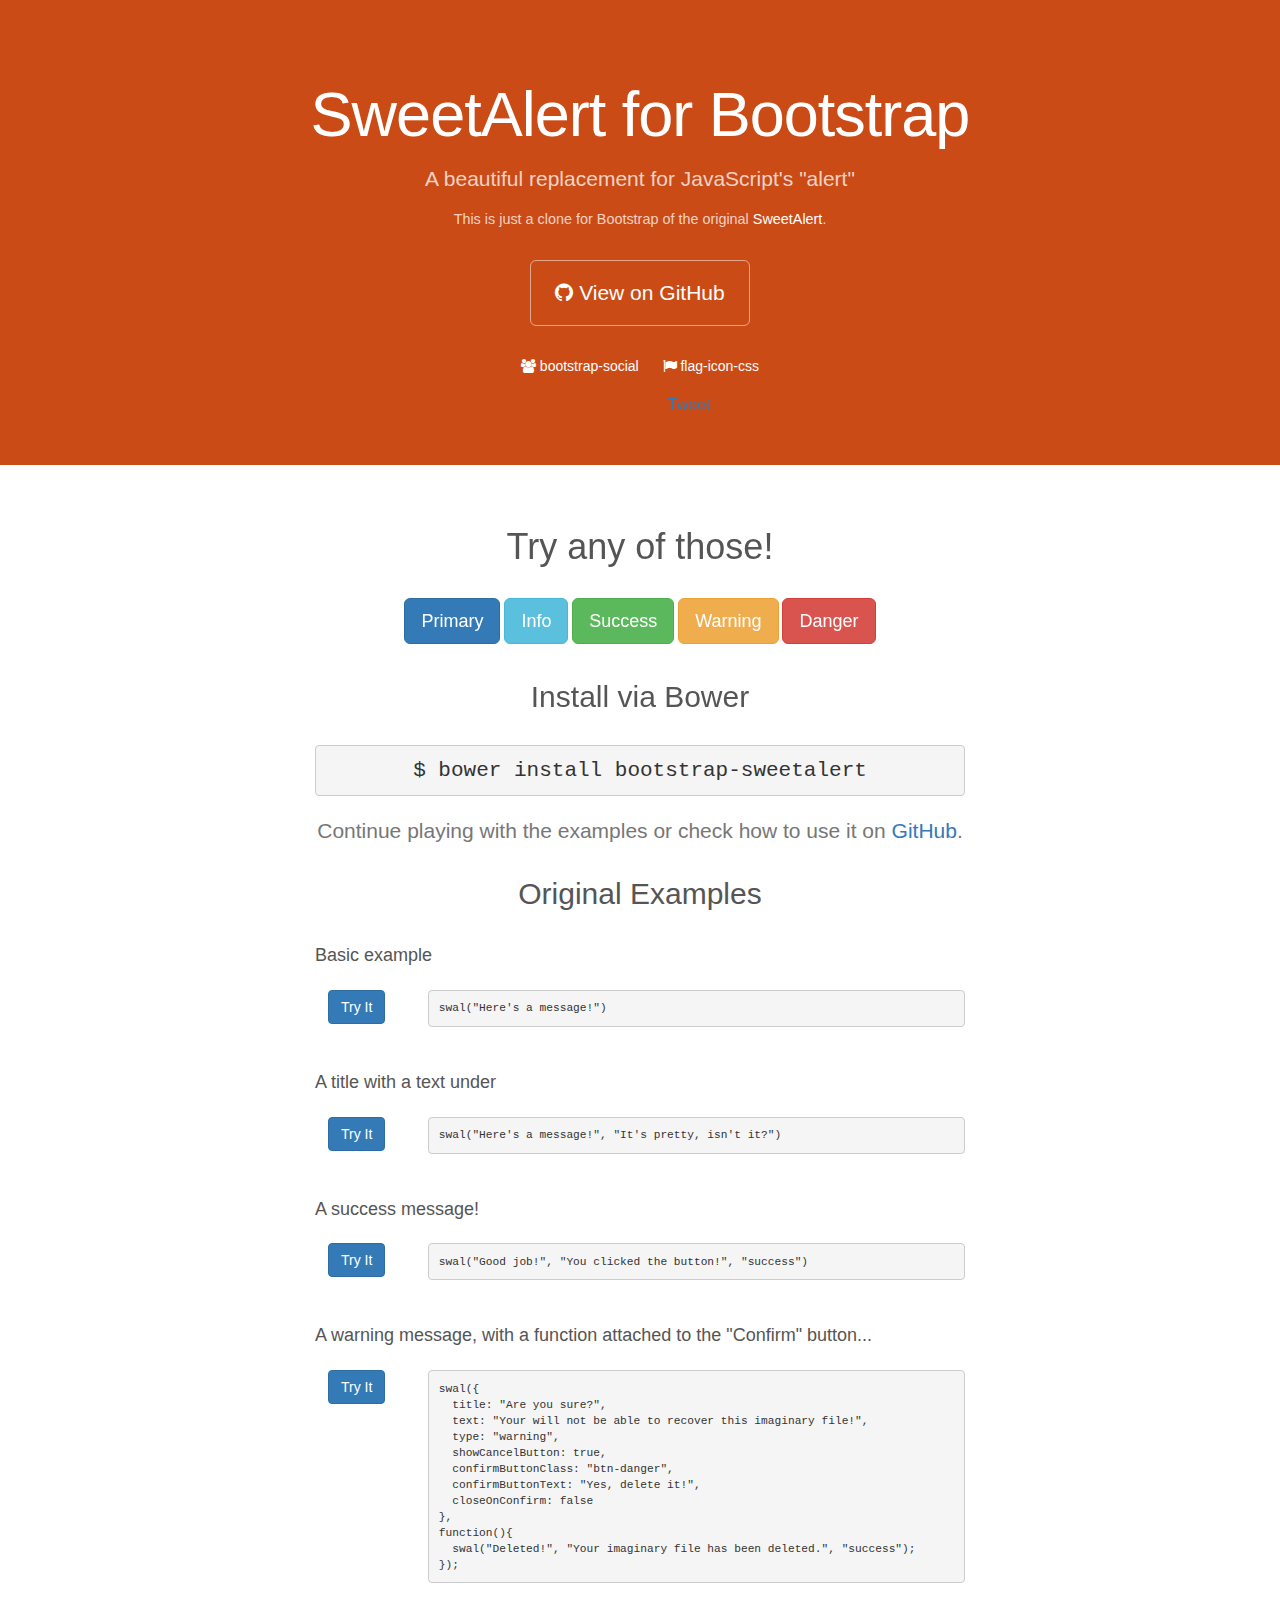
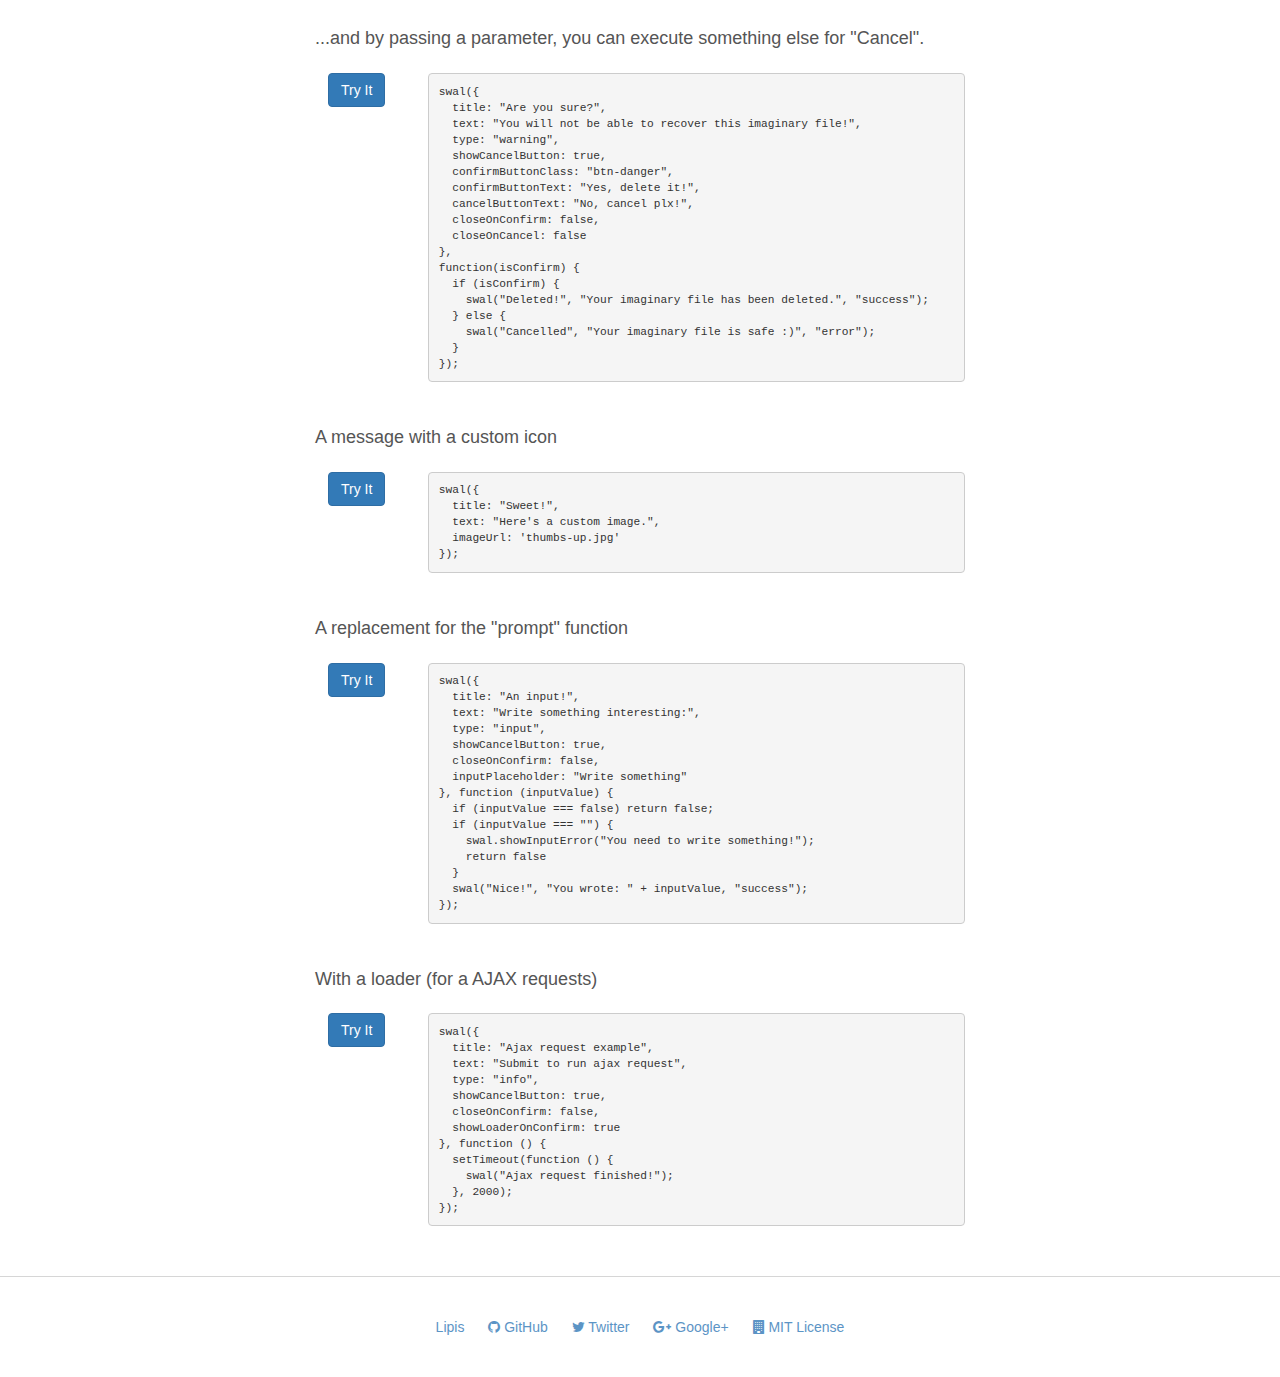
<file: bootstrap-sweetalert-master/index.html>
<!DOCTYPE html>
<html lang="en">
  <head>
    <meta charset="utf-8">
    <meta http-equiv="X-UA-Compatible" content="IE=edge">
    <meta name="viewport" content="width=device-width, initial-scale=1">

    <meta property="og:title" content="Social Buttons for Bootstrap" />
    <meta property="og:description" content="A beautiful replacement for JavaScript's 'alert' for Bootstrap" />
    <meta property="og:type" content="website" />
    <meta property="og:url" content="http://lipis.github.io/bootstrap-sweetalert/" />
    <meta property="og:image" content="http://lipis.github.io/bootstrap-social/assets/bootstrap-sweetalert.png" />

    <title>SweetAlert for Bootstrap</title>

    <link href="//maxcdn.bootstrapcdn.com/bootstrap/3.2.0/css/bootstrap.min.css" rel="stylesheet">
    <link href="//maxcdn.bootstrapcdn.com/font-awesome/4.2.0/css/font-awesome.min.css" rel="stylesheet">
    <script src="//code.jquery.com/jquery-2.1.1.js"></script>
    <link href="assets/docs.css" rel="stylesheet">

    <!-- Debug -->
    <script src="//localhost:32123/livereload.js"></script>

    <!-- This is what you need -->
    <script src="dist/sweetalert.js"></script>
    <link rel="stylesheet" href="dist/sweetalert.css">
    <!--.......................-->

    <script>
      (function(i,s,o,g,r,a,m){i['GoogleAnalyticsObject']=r;i[r]=i[r]||function(){
      (i[r].q=i[r].q||[]).push(arguments)},i[r].l=1*new Date();a=s.createElement(o),
      m=s.getElementsByTagName(o)[0];a.async=1;a.src=g;m.parentNode.insertBefore(a,m)
      })(window,document,'script','//www.google-analytics.com/analytics.js','ga');
      ga('create', 'UA-42119746-3', 'auto');
      ga('send', 'pageview');
    </script>
  </head>

  <body>
    <div class="jumbotron">
      <h1>SweetAlert for Bootstrap</h1>
      <p>A beautiful replacement for JavaScript's "alert"</p>
      <p class="small">
        This is just a clone for Bootstrap of the original
        <a href="http://tristanedwards.me/sweetalert" target="_blank" onclick="_gaq.push(['_trackEvent', 'exit', 'header', 'Original']);">SweetAlert</a>.
      </p>
      <p>
        <a class="btn btn-outline btn-lg" href="https://github.com/lipis/sweetalert" onclick="_gaq.push(['_trackEvent', 'exit', 'main', 'GitHub']);">
          <span class="fa fa-github"></span>
          View on GitHub
        </a>
      </p>
      <ul class="jumbotron-links">
        <li><a href="http://lipis.github.io/bootstrap-social" onclick="_gaq.push(['_trackEvent', 'exit', 'header', 'bootstrap-social']);"><i class="fa fa-group"></i> bootstrap-social</a></li>
        <li><a href="http://lipis.github.io/flag-icon-css"  onclick="_gaq.push(['_trackEvent', 'exit', 'header', 'flag-icon-css']);"><i class="fa fa-flag"></i> flag-icon-css</a></li>
      </ul>

      <iframe src="http://ghbtns.com/github-btn.html?user=lipis&amp;repo=bootstrap-sweetalert&amp;type=watch&amp;count=true" class="social-share"></iframe>
      <a href="https://twitter.com/share" class="social-share twitter-share-button" data-url="http://lipis.github.io/bootstrap-sweetalert/" data-text="SweetAlert for Bootstrap! A beautiful replacement for JavaScript's 'alert'." data-via="lipis" data-hashtags="bootstrap">Tweet</a>
    </div>

    <div class="container">

      <h1>Try any of those!</h1>
      <div class="examples">
        <button class="btn btn-lg btn-primary sweet-10" onclick="_gaq.push(['_trackEvent', 'example, 'try', 'Primary']);">Primary</button>
        <button class="btn btn-lg btn-info sweet-11" onclick="_gaq.push(['_trackEvent', 'example, 'try', 'Info']);">Info</button>
        <button class="btn btn-lg btn-success sweet-12" onclick="_gaq.push(['_trackEvent', 'example, 'try', 'Success']);">Success</button>
        <button class="btn btn-lg btn-warning sweet-13" onclick="_gaq.push(['_trackEvent', 'example, 'try', 'Warning']);">Warning</button>
        <button class="btn btn-lg btn-danger sweet-14" onclick="_gaq.push(['_trackEvent', 'example, 'try', 'Danger']);">Danger</button>
      </div>


      <h2>Install via Bower</h2>

      <pre class="text-center lead">$ bower install bootstrap-sweetalert</pre>

      <p class="text-muted text-center lead">
        Continue playing with the examples or check how to use it on
        <a href="https://github.com/lipis/bootstrap-sweetalert#sweetalert-for-bootstrap">GitHub</a>.
      </p>

      <h2>Original Examples</h2>

      <h4>Basic example</h4>
      <div class="row">
        <div class="col-sm-2 text-center">
          <p><button class="btn btn-primary sweet-1" onclick="_gaq.push(['_trackEvent', 'example', 'try', 'sweet-1']);">Try It</button></p>
        </div>
        <div class="col-sm-10">
          <pre class="code">swal("Here's a message!")</pre>
        </div>
      </div>

      <h4>A title with a text under</h4>
      <div class="row">
        <div class="col-sm-2 text-center">
          <p><button class="btn btn-primary sweet-2" onclick="_gaq.push(['_trackEvent', 'example', 'try', 'sweet-2']);">Try It</button></p>
        </div>
        <div class="col-sm-10">
          <pre>swal("Here's a message!", "It's pretty, isn't it?")</pre>
        </div>
      </div>

      <h4>A success message!</h4>
      <div class="row">
        <div class="col-sm-2 text-center">
          <p><button class="btn btn-primary sweet-3" onclick="_gaq.push(['_trackEvent', 'example', 'try', 'sweet-3']);">Try It</button></p>
        </div>
        <div class="col-sm-10">
          <pre>swal("Good job!", "You clicked the button!", "success")</pre>
        </div>
      </div>

      <h4>A warning message, with a function attached to the "Confirm" button...</h4>
      <div class="row">
        <div class="col-sm-2 text-center">
          <p><button class="btn btn-primary sweet-4" onclick="_gaq.push(['_trackEvent', 'example', 'try', 'sweet-4']);">Try It</button></p>
        </div>
        <div class="col-sm-10">
          <pre>
swal({
  title: "Are you sure?",
  text: "Your will not be able to recover this imaginary file!",
  type: "warning",
  showCancelButton: true,
  confirmButtonClass: "btn-danger",
  confirmButtonText: "Yes, delete it!",
  closeOnConfirm: false
},
function(){
  swal("Deleted!", "Your imaginary file has been deleted.", "success");
});</pre>
        </div>
      </div>

      <h4>...and by passing a parameter, you can execute something else for "Cancel".</h4>
      <div class="row">
        <div class="col-sm-2 text-center">
          <p><button class="btn btn-primary sweet-5" onclick="_gaq.push(['_trackEvent', 'example', 'try', 'sweet-5']);">Try It</button></p>
        </div>
        <div class="col-sm-10">
          <pre>
swal({
  title: "Are you sure?",
  text: "You will not be able to recover this imaginary file!",
  type: "warning",
  showCancelButton: true,
  confirmButtonClass: "btn-danger",
  confirmButtonText: "Yes, delete it!",
  cancelButtonText: "No, cancel plx!",
  closeOnConfirm: false,
  closeOnCancel: false
},
function(isConfirm) {
  if (isConfirm) {
    swal("Deleted!", "Your imaginary file has been deleted.", "success");
  } else {
    swal("Cancelled", "Your imaginary file is safe :)", "error");
  }
});</pre>
        </div>
      </div>

      <h4>A message with a custom icon</h4>
      <div class="row">
        <div class="col-sm-2 text-center">
          <p><button class="btn btn-primary sweet-6" onclick="_gaq.push(['_trackEvent', 'exit', 'footer', 'Lipis']);">Try It</button></p>
        </div>
        <div class="col-sm-10">
          <pre>
swal({
  title: "Sweet!",
  text: "Here's a custom image.",
  imageUrl: 'thumbs-up.jpg'
});</pre>
        </div>
      </div>

      <h4>A replacement for the "prompt" function</h4>
      <div class="row">
        <div class="col-sm-2 text-center">
          <p><button class="btn btn-primary sweet-7" onclick="_gaq.push(['_trackEvent', 'exit', 'footer', 'Lipis']);">Try It</button></p>
        </div>
        <div class="col-sm-10">
          <pre>
swal({
  title: "An input!",
  text: "Write something interesting:",
  type: "input",
  showCancelButton: true,
  closeOnConfirm: false,
  inputPlaceholder: "Write something"
}, function (inputValue) {
  if (inputValue === false) return false;
  if (inputValue === "") {
    swal.showInputError("You need to write something!");
    return false
  }
  swal("Nice!", "You wrote: " + inputValue, "success");
});</pre>
        </div>
      </div>

      <h4>With a loader (for a AJAX requests)</h4>
      <div class="row">
        <div class="col-sm-2 text-center">
          <p><button class="btn btn-primary sweet-8" onclick="_gaq.push(['_trackEvent', 'exit', 'footer', 'Lipis']);">Try It</button></p>
        </div>
        <div class="col-sm-10">
          <pre>
swal({
  title: "Ajax request example",
  text: "Submit to run ajax request",
  type: "info",
  showCancelButton: true,
  closeOnConfirm: false,
  showLoaderOnConfirm: true
}, function () {
  setTimeout(function () {
    swal("Ajax request finished!");
  }, 2000);
});</pre>
        </div>
      </div>
    </div>
    <footer>
      <ul class="links">
        <li><a href="http://lip.is" onclick="_gaq.push(['_trackEvent', 'exit', 'footer', 'Lipis']);">Lipis</a></li>
        <li><a href="http://github.com/lipis" onclick="_gaq.push(['_trackEvent', 'exit', 'footer', 'GitHub']);"><i class="fa fa-github"></i> GitHub</a></li>
        <li><a href="http://twitter.com/lipis" onclick="_gaq.push(['_trackEvent', 'exit', 'footer', 'Twitter']);"><i class="fa fa-twitter"></i> Twitter</a></li>
        <li><a href="http://google.com/+PanayiotisLipiridis" onclick="_gaq.push(['_trackEvent', 'exit', 'footer', 'Google+']);"><i class="fa fa-google-plus"></i> Google+</a></li>
        <li><a href="http://opensource.org/licenses/MIT" onclick="_gaq.push(['_trackEvent', 'exit', 'footer', 'MIT']);"><i class="fa fa-building"></i> MIT License</a></li>
      </ul>
    </footer>

    <script>
      document.querySelector('.sweet-1').onclick = function(){
        swal("Here's a message!");
      };

      document.querySelector('.sweet-2').onclick = function(){
        swal("Here's a message!", "It's pretty, isn't it?")
      };

      document.querySelector('.sweet-3').onclick = function(){
        swal("Good job!", "You clicked the button!", "success");
      };

      document.querySelector('.sweet-4').onclick = function(){
        swal({
          title: "Are you sure?",
          text: "You will not be able to recover this imaginary file!",
          type: "warning",
          showCancelButton: true,
          confirmButtonClass: 'btn-danger',
          confirmButtonText: 'Yes, delete it!',
          closeOnConfirm: false,
          //closeOnCancel: false
        },
        function(){
          swal("Deleted!", "Your imaginary file has been deleted!", "success");
        });
      };

      document.querySelector('.sweet-5').onclick = function(){
        swal({
          title: "Are you sure?",
          text: "You will not be able to recover this imaginary file!",
          type: "warning",
          showCancelButton: true,
          confirmButtonClass: 'btn-danger',
          confirmButtonText: 'Yes, delete it!',
          cancelButtonText: "No, cancel plx!",
          closeOnConfirm: false,
          closeOnCancel: false
        },
        function(isConfirm){
          if (isConfirm){
            swal("Deleted!", "Your imaginary file has been deleted!", "success");
          } else {
            swal("Cancelled", "Your imaginary file is safe :)", "error");
          }
        });
      };

      document.querySelector('.sweet-6').onclick = function(){
        swal({
          title: "Sweet!",
          text: "Here's a custom image.",
          imageUrl: 'assets/thumbs-up.jpg'
        });
      };

      document.querySelector('.sweet-7').onclick = function () {
        swal({
          title: "An input!",
          text: "Write something interesting:",
          type: "input",
          showCancelButton: true,
          closeOnConfirm: false,
          animation: "slide-from-top",
          inputPlaceholder: "Write something"
        }, function (inputValue) {
          if (inputValue === false) return false;
          if (inputValue === "") {
            swal.showInputError("You need to write something!");
            return false
          }
          swal("Nice!", "You wrote: " + inputValue, "success");
        });
      };

      document.querySelector('.sweet-8').onclick = function () {
        swal({
          title: "Ajax request example",
          text: "Submit to run ajax request",
          type: "info",
          showCancelButton: true,
          closeOnConfirm: false,
          showLoaderOnConfirm: true
        }, function () {
          setTimeout(function () {
            swal("Ajax request finished!");
          }, 2000);
        });
      };

      document.querySelector('.sweet-10').onclick = function(){
        swal({
          title: "Are you sure?",
          text: "You will not be able to recover this imaginary file!",
          type: "info",
          showCancelButton: true,
          confirmButtonClass: 'btn-primary',
          confirmButtonText: 'Primary!'
        });
      };

      document.querySelector('.sweet-11').onclick = function(){
        swal({
          title: "Are you sure?",
          text: "You will not be able to recover this imaginary file!",
          type: "info",
          showCancelButton: true,
          confirmButtonClass: 'btn-info',
          confirmButtonText: 'Info!'
        });
      };

      document.querySelector('.sweet-12').onclick = function(){
        swal({
          title: "Are you sure?",
          text: "You will not be able to recover this imaginary file!",
          type: "success",
          showCancelButton: true,
          confirmButtonClass: 'btn-success',
          confirmButtonText: 'Success!'
        });
      };

      document.querySelector('.sweet-13').onclick = function(){
        swal({
          title: "Are you sure?",
          text: "You will not be able to recover this imaginary file!",
          type: "warning",
          showCancelButton: true,
          confirmButtonClass: 'btn-warning',
          confirmButtonText: 'Warning!'
        });
      };

      document.querySelector('.sweet-14').onclick = function(){
        swal({
          title: "Are you sure?",
          text: "You will not be able to recover this imaginary file!",
          type: "error",
          showCancelButton: true,
          confirmButtonClass: 'btn-danger',
          confirmButtonText: 'Danger!'
        });
      };
    </script>
    <script>
      !function(d,s,id){var js,fjs=d.getElementsByTagName(s)[0],p=/^http:/.test(d.location)?'http':'https';if(!d.getElementById(id)){js=d.createElement(s);js.id=id;js.src=p+'://platform.twitter.com/widgets.js';fjs.parentNode.insertBefore(js,fjs);}}(document, 'script', 'twitter-wjs');
    </script>
  </body>
</html>
</file>
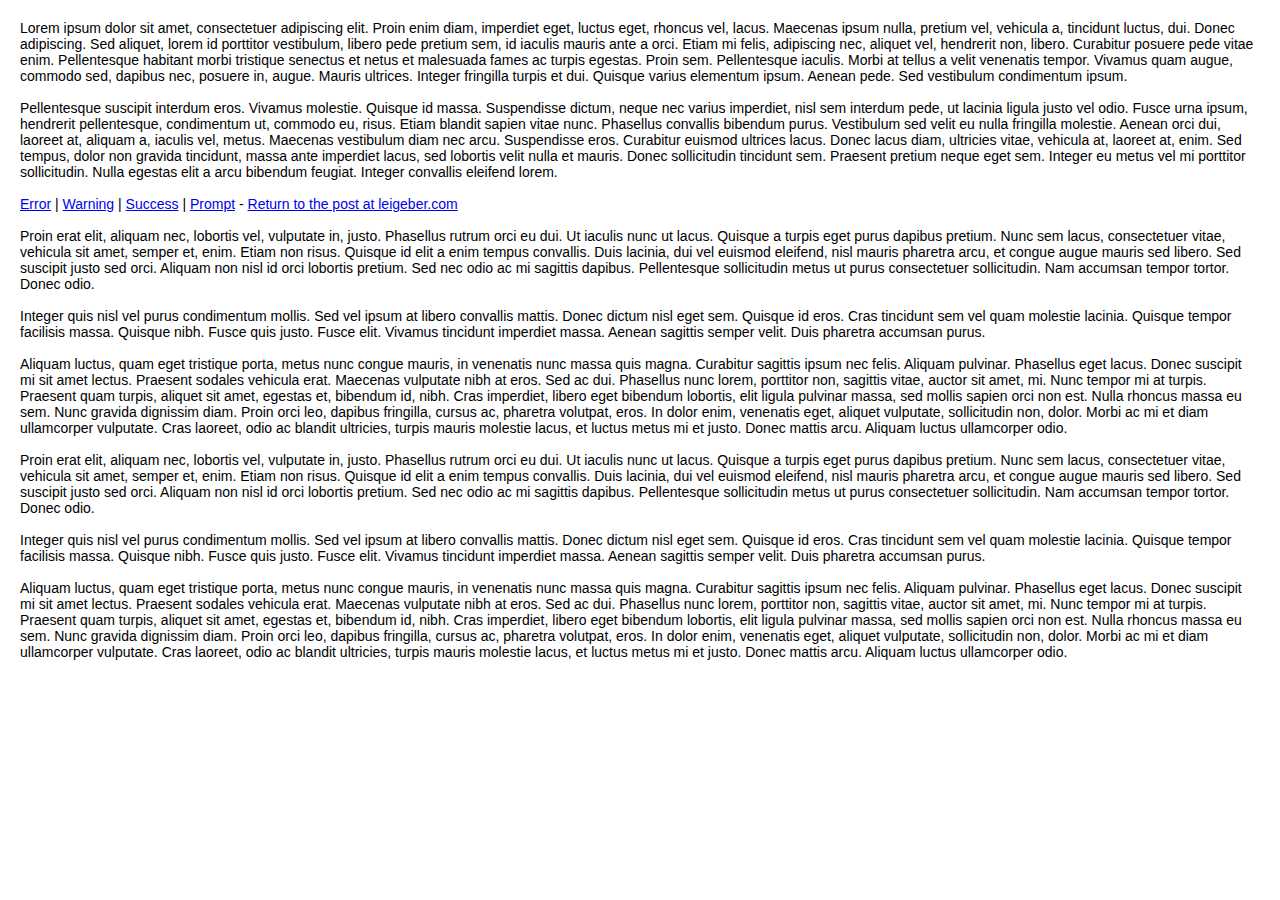
<file: dialog_box.html>
<!DOCTYPE html PUBLIC "-//W3C//DTD XHTML 1.0 Transitional//EN" "http://www.w3.org/TR/xhtml1/DTD/xhtml1-transitional.dtd">
<html xmlns="http://www.w3.org/1999/xhtml">
<head>
<meta http-equiv="Content-Type" content="text/html; charset=iso-8859-1" />
<title>Custom JavaScript Dialog Boxes</title>
<link rel="stylesheet" type="text/css" href="dialog_box.css" />
<script type="text/javascript" src="dialog_box.js"></script>
</head>
<body>
<div id="content">

Lorem ipsum dolor sit amet, consectetuer adipiscing elit. Proin enim diam, imperdiet eget, luctus eget, rhoncus vel, lacus. Maecenas ipsum nulla, pretium vel, vehicula a, tincidunt luctus, dui. Donec adipiscing. Sed aliquet, lorem id porttitor vestibulum, libero pede pretium sem, id iaculis mauris ante a orci. Etiam mi felis, adipiscing nec, aliquet vel, hendrerit non, libero. Curabitur posuere pede vitae enim. Pellentesque habitant morbi tristique senectus et netus et malesuada fames ac turpis egestas. Proin sem. Pellentesque iaculis. Morbi at tellus a velit venenatis tempor. Vivamus quam augue, commodo sed, dapibus nec, posuere in, augue. Mauris ultrices. Integer fringilla turpis et dui. Quisque varius elementum ipsum. Aenean pede. Sed vestibulum condimentum ipsum.
<br /><br />
Pellentesque suscipit interdum eros. Vivamus molestie. Quisque id massa. Suspendisse dictum, neque nec varius imperdiet, nisl sem interdum pede, ut lacinia ligula justo vel odio. Fusce urna ipsum, hendrerit pellentesque, condimentum ut, commodo eu, risus. Etiam blandit sapien vitae nunc. Phasellus convallis bibendum purus. Vestibulum sed velit eu nulla fringilla molestie. Aenean orci dui, laoreet at, aliquam a, iaculis vel, metus. Maecenas vestibulum diam nec arcu. Suspendisse eros. Curabitur euismod ultrices lacus. Donec lacus diam, ultricies vitae, vehicula at, laoreet at, enim. Sed tempus, dolor non gravida tincidunt, massa ante imperdiet lacus, sed lobortis velit nulla et mauris. Donec sollicitudin tincidunt sem. Praesent pretium neque eget sem. Integer eu metus vel mi porttitor sollicitudin. Nulla egestas elit a arcu bibendum feugiat. Integer convallis eleifend lorem.
<br /><br />
<a href="javascript:showDialog('Error','You have encountered a critical error.','error',2);">Error</a> | 
<a href="javascript:showDialog('Warning','You must enter all required information.','warning');">Warning</a> | 
<a href="javascript:showDialog('Success','Your request has been successfully received.','success');">Success</a> | 
<a href="javascript:showDialog('Confirmation','Are you sure you want to delete the entry?','prompt');">Prompt</a> - 
<a href="http://www.leigeber.com/2008/04/custom-javascript-dialog-boxes/">Return to the post at leigeber.com</a>
<br /><br />
Proin erat elit, aliquam nec, lobortis vel, vulputate in, justo. Phasellus rutrum orci eu dui. Ut iaculis nunc ut lacus. Quisque a turpis eget purus dapibus pretium. Nunc sem lacus, consectetuer vitae, vehicula sit amet, semper et, enim. Etiam non risus. Quisque id elit a enim tempus convallis. Duis lacinia, dui vel euismod eleifend, nisl mauris pharetra arcu, et congue augue mauris sed libero. Sed suscipit justo sed orci. Aliquam non nisl id orci lobortis pretium. Sed nec odio ac mi sagittis dapibus. Pellentesque sollicitudin metus ut purus consectetuer sollicitudin. Nam accumsan tempor tortor. Donec odio.
<br /><br />
Integer quis nisl vel purus condimentum mollis. Sed vel ipsum at libero convallis mattis. Donec dictum nisl eget sem. Quisque id eros. Cras tincidunt sem vel quam molestie lacinia. Quisque tempor facilisis massa. Quisque nibh. Fusce quis justo. Fusce elit. Vivamus tincidunt imperdiet massa. Aenean sagittis semper velit. Duis pharetra accumsan purus.
<br /><br />
Aliquam luctus, quam eget tristique porta, metus nunc congue mauris, in venenatis nunc massa quis magna. Curabitur sagittis ipsum nec felis. Aliquam pulvinar. Phasellus eget lacus. Donec suscipit mi sit amet lectus. Praesent sodales vehicula erat. Maecenas vulputate nibh at eros. Sed ac dui. Phasellus nunc lorem, porttitor non, sagittis vitae, auctor sit amet, mi. Nunc tempor mi at turpis. Praesent quam turpis, aliquet sit amet, egestas et, bibendum id, nibh. Cras imperdiet, libero eget bibendum lobortis, elit ligula pulvinar massa, sed mollis sapien orci non est. Nulla rhoncus massa eu sem. Nunc gravida dignissim diam. Proin orci leo, dapibus fringilla, cursus ac, pharetra volutpat, eros. In dolor enim, venenatis eget, aliquet vulputate, sollicitudin non, dolor. Morbi ac mi et diam ullamcorper vulputate. Cras laoreet, odio ac blandit ultricies, turpis mauris molestie lacus, et luctus metus mi et justo. Donec mattis arcu. Aliquam luctus ullamcorper odio.
<br /><br />
Proin erat elit, aliquam nec, lobortis vel, vulputate in, justo. Phasellus rutrum orci eu dui. Ut iaculis nunc ut lacus. Quisque a turpis eget purus dapibus pretium. Nunc sem lacus, consectetuer vitae, vehicula sit amet, semper et, enim. Etiam non risus. Quisque id elit a enim tempus convallis. Duis lacinia, dui vel euismod eleifend, nisl mauris pharetra arcu, et congue augue mauris sed libero. Sed suscipit justo sed orci. Aliquam non nisl id orci lobortis pretium. Sed nec odio ac mi sagittis dapibus. Pellentesque sollicitudin metus ut purus consectetuer sollicitudin. Nam accumsan tempor tortor. Donec odio. 
<br /><br />
Integer quis nisl vel purus condimentum mollis. Sed vel ipsum at libero convallis mattis. Donec dictum nisl eget sem. Quisque id eros. Cras tincidunt sem vel quam molestie lacinia. Quisque tempor facilisis massa. Quisque nibh. Fusce quis justo. Fusce elit. Vivamus tincidunt imperdiet massa. Aenean sagittis semper velit. Duis pharetra accumsan purus. 
<br /><br />
Aliquam luctus, quam eget tristique porta, metus nunc congue mauris, in venenatis nunc massa quis magna. Curabitur sagittis ipsum nec felis. Aliquam pulvinar. Phasellus eget lacus. Donec suscipit mi sit amet lectus. Praesent sodales vehicula erat. Maecenas vulputate nibh at eros. Sed ac dui. Phasellus nunc lorem, porttitor non, sagittis vitae, auctor sit amet, mi. Nunc tempor mi at turpis. Praesent quam turpis, aliquet sit amet, egestas et, bibendum id, nibh. Cras imperdiet, libero eget bibendum lobortis, elit ligula pulvinar massa, sed mollis sapien orci non est. Nulla rhoncus massa eu sem. Nunc gravida dignissim diam. Proin orci leo, dapibus fringilla, cursus ac, pharetra volutpat, eros. In dolor enim, venenatis eget, aliquet vulputate, sollicitudin non, dolor. Morbi ac mi et diam ullamcorper vulputate. Cras laoreet, odio ac blandit ultricies, turpis mauris molestie lacus, et luctus metus mi et justo. Donec mattis arcu. Aliquam luctus ullamcorper odio. 
</div>
</body>
</html>
</file>
<file: bootstrap-sweetalert-master/assets/docs.css>
.jumbotron {
  font-size: 16px;
  text-align: center;
  color: #fff;
  color: rgba(255,255,255,.75);
  background-color: #cb4b16;
  border-radius: 0;
}
.jumbotron h1 {
  margin-bottom: 15px;
  font-weight: 300;
  letter-spacing: -1px;
  color: #fff;
}
.jumbotron .small {
  font-size: .9em;
}
.jumbotron iframe {
  width: 90px!important;
  height: 20px!important;
  border: none;
  overflow: hidden;
  margin: 2px;
}
.jumbotron p a,
.jumbotron-links a {
  font-weight: 500;
  color: #fff;
  transition: all .1s ease-in-out;
}
.jumbotron p a:hover,
.jumbotron-links a:hover {
  text-shadow: 0 0 10px rgba(255,255,255,.55);
}

.jumbotron-links {
  margin-top: 15px;
  padding-left: 0;
  list-style: none;
  font-size: 14px;
}
.jumbotron-links li {
  display: inline;
}
.jumbotron-links li + li {
  margin-left: 20px;
}


.btn-outline {
  margin-top: 15px;
  margin-bottom: 15px;
  padding: 18px 24px;
  font-size: inherit;
  font-weight: 500;
  color: #fff;
  background-color: transparent;
  border-color: #fff;
  border-color: rgba(255,255,255,.5);
  transition: all .1s ease-in-out;
}

.btn-outline:hover,
.btn-outline:active {
  color: @color-bg;
  background-color: #fff;
  border-color: #fff;
}

.container {
  max-width: 680px;
}


h1,
h2 {
  font-weight: 300;
  color: #555;
  margin-top: 32px;
  margin-bottom: 32px;
  text-align: center;
}

h4 {
  font-weight: 300;
  color: #555;
  margin-top: 36px;
  margin-bottom: 24px;
}

pre {
  font-size: 0.8em;
  overflow: auto;
  word-wrap: normal;
  white-space: pre;
}

footer {
  text-align: center;
  opacity: .8;
  padding: 40px 0;
  margin-top: 40px;
  border-top: 1px solid #ccc;
}

.examples {
  text-align: center;
}

.examples .btn {
  margin-bottom: 4px;
}

.links {
  margin: 0;
  list-style: none;
  padding-left: 0;
}

.links li {
  display: inline;
  padding: 0 10px;
}
</file>
<file: bootstrap-sweetalert-master/dist/sweetalert.css>
@keyframes showSweetAlert {
  0% {
    transform: scale(0.7);
  }
  45% {
    transform: scale(1.05);
  }
  80% {
    transform: scale(0.95);
  }
  100% {
    transform: scale(1);
  }
}
@keyframes hideSweetAlert {
  0% {
    transform: scale(1);
  }
  100% {
    transform: scale(0.5);
  }
}
@keyframes slideFromTop {
  0% {
    top: 0%;
  }
  100% {
    top: 50%;
  }
}
@keyframes slideToTop {
  0% {
    top: 50%;
  }
  100% {
    top: 0%;
  }
}
@keyframes slideFromBottom {
  0% {
    top: 70%;
  }
  100% {
    top: 50%;
  }
}
@keyframes slideToBottom {
  0% {
    top: 50%;
  }
  100% {
    top: 70%;
  }
}
.showSweetAlert {
  animation: showSweetAlert 0.3s;
}
.showSweetAlert[data-animation=none] {
  animation: none;
}
.showSweetAlert[data-animation=slide-from-top] {
  animation: slideFromTop 0.3s;
}
.showSweetAlert[data-animation=slide-from-bottom] {
  animation: slideFromBottom 0.3s;
}
.hideSweetAlert {
  animation: hideSweetAlert 0.3s;
}
.hideSweetAlert[data-animation=none] {
  animation: none;
}
.hideSweetAlert[data-animation=slide-from-top] {
  animation: slideToTop 0.3s;
}
.hideSweetAlert[data-animation=slide-from-bottom] {
  animation: slideToBottom 0.3s;
}
@keyframes animateSuccessTip {
  0% {
    width: 0;
    left: 1px;
    top: 19px;
  }
  54% {
    width: 0;
    left: 1px;
    top: 19px;
  }
  70% {
    width: 50px;
    left: -8px;
    top: 37px;
  }
  84% {
    width: 17px;
    left: 21px;
    top: 48px;
  }
  100% {
    width: 25px;
    left: 14px;
    top: 45px;
  }
}
@keyframes animateSuccessLong {
  0% {
    width: 0;
    right: 46px;
    top: 54px;
  }
  65% {
    width: 0;
    right: 46px;
    top: 54px;
  }
  84% {
    width: 55px;
    right: 0px;
    top: 35px;
  }
  100% {
    width: 47px;
    right: 8px;
    top: 38px;
  }
}
@keyframes rotatePlaceholder {
  0% {
    transform: rotate(-45deg);
  }
  5% {
    transform: rotate(-45deg);
  }
  12% {
    transform: rotate(-405deg);
  }
  100% {
    transform: rotate(-405deg);
  }
}
.animateSuccessTip {
  animation: animateSuccessTip 0.75s;
}
.animateSuccessLong {
  animation: animateSuccessLong 0.75s;
}
.sa-icon.sa-success.animate::after {
  animation: rotatePlaceholder 4.25s ease-in;
}
@keyframes animateErrorIcon {
  0% {
    transform: rotateX(100deg);
    opacity: 0;
  }
  100% {
    transform: rotateX(0deg);
    opacity: 1;
  }
}
.animateErrorIcon {
  animation: animateErrorIcon 0.5s;
}
@keyframes animateXMark {
  0% {
    transform: scale(0.4);
    margin-top: 26px;
    opacity: 0;
  }
  50% {
    transform: scale(0.4);
    margin-top: 26px;
    opacity: 0;
  }
  80% {
    transform: scale(1.15);
    margin-top: -6px;
  }
  100% {
    transform: scale(1);
    margin-top: 0;
    opacity: 1;
  }
}
.animateXMark {
  animation: animateXMark 0.5s;
}
@keyframes pulseWarning {
  0% {
    border-color: #F8D486;
  }
  100% {
    border-color: #F8BB86;
  }
}
.pulseWarning {
  animation: pulseWarning 0.75s infinite alternate;
}
@keyframes pulseWarningIns {
  0% {
    background-color: #F8D486;
  }
  100% {
    background-color: #F8BB86;
  }
}
.pulseWarningIns {
  animation: pulseWarningIns 0.75s infinite alternate;
}
@keyframes rotate-loading {
  0% {
    transform: rotate(0deg);
  }
  100% {
    transform: rotate(360deg);
  }
}
body.stop-scrolling {
  height: 100%;
  overflow: hidden;
}
.sweet-overlay {
  background-color: rgba(0, 0, 0, 0.4);
  position: fixed;
  left: 0;
  right: 0;
  top: 0;
  bottom: 0;
  display: none;
  z-index: 1040;
}
.sweet-alert {
  background-color: #ffffff;
  width: 478px;
  padding: 17px;
  border-radius: 5px;
  text-align: center;
  position: fixed;
  left: 50%;
  top: 50%;
  margin-left: -256px;
  margin-top: -200px;
  overflow: hidden;
  display: none;
  z-index: 2000;
}
@media all and (max-width: 767px) {
  .sweet-alert {
    width: auto;
    margin-left: 0;
    margin-right: 0;
    left: 15px;
    right: 15px;
  }
}
.sweet-alert .form-group {
  display: none;
}
.sweet-alert .form-group .sa-input-error {
  display: none;
}
.sweet-alert.show-input .form-group {
  display: block;
}
.sweet-alert .sa-confirm-button-container {
  display: inline-block;
  position: relative;
}
.sweet-alert .la-ball-fall {
  position: absolute;
  left: 50%;
  top: 50%;
  margin-left: -27px;
  margin-top: -9px;
  opacity: 0;
  visibility: hidden;
}
.sweet-alert button[disabled] {
  opacity: .6;
  cursor: default;
}
.sweet-alert button.confirm[disabled] {
  color: transparent;
}
.sweet-alert button.confirm[disabled] ~ .la-ball-fall {
  opacity: 1;
  visibility: visible;
  transition-delay: 0s;
}
.sweet-alert .sa-icon {
  width: 80px;
  height: 80px;
  border: 4px solid gray;
  border-radius: 50%;
  margin: 20px auto;
  position: relative;
  box-sizing: content-box;
}
.sweet-alert .sa-icon.sa-error {
  border-color: #d43f3a;
}
.sweet-alert .sa-icon.sa-error .sa-x-mark {
  position: relative;
  display: block;
}
.sweet-alert .sa-icon.sa-error .sa-line {
  position: absolute;
  height: 5px;
  width: 47px;
  background-color: #d9534f;
  display: block;
  top: 37px;
  border-radius: 2px;
}
.sweet-alert .sa-icon.sa-error .sa-line.sa-left {
  transform: rotate(45deg);
  left: 17px;
}
.sweet-alert .sa-icon.sa-error .sa-line.sa-right {
  transform: rotate(-45deg);
  right: 16px;
}
.sweet-alert .sa-icon.sa-warning {
  border-color: #eea236;
}
.sweet-alert .sa-icon.sa-warning .sa-body {
  position: absolute;
  width: 5px;
  height: 47px;
  left: 50%;
  top: 10px;
  border-radius: 2px;
  margin-left: -2px;
  background-color: #f0ad4e;
}
.sweet-alert .sa-icon.sa-warning .sa-dot {
  position: absolute;
  width: 7px;
  height: 7px;
  border-radius: 50%;
  margin-left: -3px;
  left: 50%;
  bottom: 10px;
  background-color: #f0ad4e;
}
.sweet-alert .sa-icon.sa-info {
  border-color: #46b8da;
}
.sweet-alert .sa-icon.sa-info::before {
  content: "";
  position: absolute;
  width: 5px;
  height: 29px;
  left: 50%;
  bottom: 17px;
  border-radius: 2px;
  margin-left: -2px;
  background-color: #5bc0de;
}
.sweet-alert .sa-icon.sa-info::after {
  content: "";
  position: absolute;
  width: 7px;
  height: 7px;
  border-radius: 50%;
  margin-left: -3px;
  top: 19px;
  background-color: #5bc0de;
}
.sweet-alert .sa-icon.sa-success {
  border-color: #4cae4c;
}
.sweet-alert .sa-icon.sa-success::before,
.sweet-alert .sa-icon.sa-success::after {
  content: '';
  border-radius: 50%;
  position: absolute;
  width: 60px;
  height: 120px;
  background: #ffffff;
  transform: rotate(45deg);
}
.sweet-alert .sa-icon.sa-success::before {
  border-radius: 120px 0 0 120px;
  top: -7px;
  left: -33px;
  transform: rotate(-45deg);
  transform-origin: 60px 60px;
}
.sweet-alert .sa-icon.sa-success::after {
  border-radius: 0 120px 120px 0;
  top: -11px;
  left: 30px;
  transform: rotate(-45deg);
  transform-origin: 0px 60px;
}
.sweet-alert .sa-icon.sa-success .sa-placeholder {
  width: 80px;
  height: 80px;
  border: 4px solid rgba(92, 184, 92, 0.2);
  border-radius: 50%;
  box-sizing: content-box;
  position: absolute;
  left: -4px;
  top: -4px;
  z-index: 2;
}
.sweet-alert .sa-icon.sa-success .sa-fix {
  width: 5px;
  height: 90px;
  background-color: #ffffff;
  position: absolute;
  left: 28px;
  top: 8px;
  z-index: 1;
  transform: rotate(-45deg);
}
.sweet-alert .sa-icon.sa-success .sa-line {
  height: 5px;
  background-color: #5cb85c;
  display: block;
  border-radius: 2px;
  position: absolute;
  z-index: 2;
}
.sweet-alert .sa-icon.sa-success .sa-line.sa-tip {
  width: 25px;
  left: 14px;
  top: 46px;
  transform: rotate(45deg);
}
.sweet-alert .sa-icon.sa-success .sa-line.sa-long {
  width: 47px;
  right: 8px;
  top: 38px;
  transform: rotate(-45deg);
}
.sweet-alert .sa-icon.sa-custom {
  background-size: contain;
  border-radius: 0;
  border: none;
  background-position: center center;
  background-repeat: no-repeat;
}
.sweet-alert .btn-default:focus {
  border-color: #cccccc;
  outline: 0;
  -webkit-box-shadow: inset 0 1px 1px rgba(0,0,0,.075), 0 0 8px rgba(204, 204, 204, 0.6);
  box-shadow: inset 0 1px 1px rgba(0,0,0,.075), 0 0 8px rgba(204, 204, 204, 0.6);
}
.sweet-alert .btn-success:focus {
  border-color: #4cae4c;
  outline: 0;
  -webkit-box-shadow: inset 0 1px 1px rgba(0,0,0,.075), 0 0 8px rgba(76, 174, 76, 0.6);
  box-shadow: inset 0 1px 1px rgba(0,0,0,.075), 0 0 8px rgba(76, 174, 76, 0.6);
}
.sweet-alert .btn-info:focus {
  border-color: #46b8da;
  outline: 0;
  -webkit-box-shadow: inset 0 1px 1px rgba(0,0,0,.075), 0 0 8px rgba(70, 184, 218, 0.6);
  box-shadow: inset 0 1px 1px rgba(0,0,0,.075), 0 0 8px rgba(70, 184, 218, 0.6);
}
.sweet-alert .btn-danger:focus {
  border-color: #d43f3a;
  outline: 0;
  -webkit-box-shadow: inset 0 1px 1px rgba(0,0,0,.075), 0 0 8px rgba(212, 63, 58, 0.6);
  box-shadow: inset 0 1px 1px rgba(0,0,0,.075), 0 0 8px rgba(212, 63, 58, 0.6);
}
.sweet-alert .btn-warning:focus {
  border-color: #eea236;
  outline: 0;
  -webkit-box-shadow: inset 0 1px 1px rgba(0,0,0,.075), 0 0 8px rgba(238, 162, 54, 0.6);
  box-shadow: inset 0 1px 1px rgba(0,0,0,.075), 0 0 8px rgba(238, 162, 54, 0.6);
}
.sweet-alert button::-moz-focus-inner {
  border: 0;
}
/*!
 * Load Awesome v1.1.0 (http://github.danielcardoso.net/load-awesome/)
 * Copyright 2015 Daniel Cardoso <@DanielCardoso>
 * Licensed under MIT
 */
.la-ball-fall,
.la-ball-fall > div {
  position: relative;
  -webkit-box-sizing: border-box;
  -moz-box-sizing: border-box;
  box-sizing: border-box;
}
.la-ball-fall {
  display: block;
  font-size: 0;
  color: #fff;
}
.la-ball-fall.la-dark {
  color: #333;
}
.la-ball-fall > div {
  display: inline-block;
  float: none;
  background-color: currentColor;
  border: 0 solid currentColor;
}
.la-ball-fall {
  width: 54px;
  height: 18px;
}
.la-ball-fall > div {
  width: 10px;
  height: 10px;
  margin: 4px;
  border-radius: 100%;
  opacity: 0;
  -webkit-animation: ball-fall 1s ease-in-out infinite;
  -moz-animation: ball-fall 1s ease-in-out infinite;
  -o-animation: ball-fall 1s ease-in-out infinite;
  animation: ball-fall 1s ease-in-out infinite;
}
.la-ball-fall > div:nth-child(1) {
  -webkit-animation-delay: -200ms;
  -moz-animation-delay: -200ms;
  -o-animation-delay: -200ms;
  animation-delay: -200ms;
}
.la-ball-fall > div:nth-child(2) {
  -webkit-animation-delay: -100ms;
  -moz-animation-delay: -100ms;
  -o-animation-delay: -100ms;
  animation-delay: -100ms;
}
.la-ball-fall > div:nth-child(3) {
  -webkit-animation-delay: 0ms;
  -moz-animation-delay: 0ms;
  -o-animation-delay: 0ms;
  animation-delay: 0ms;
}
.la-ball-fall.la-sm {
  width: 26px;
  height: 8px;
}
.la-ball-fall.la-sm > div {
  width: 4px;
  height: 4px;
  margin: 2px;
}
.la-ball-fall.la-2x {
  width: 108px;
  height: 36px;
}
.la-ball-fall.la-2x > div {
  width: 20px;
  height: 20px;
  margin: 8px;
}
.la-ball-fall.la-3x {
  width: 162px;
  height: 54px;
}
.la-ball-fall.la-3x > div {
  width: 30px;
  height: 30px;
  margin: 12px;
}
/*
 * Animation
 */
@-webkit-keyframes ball-fall {
  0% {
    opacity: 0;
    -webkit-transform: translateY(-145%);
    transform: translateY(-145%);
  }
  10% {
    opacity: .5;
  }
  20% {
    opacity: 1;
    -webkit-transform: translateY(0);
    transform: translateY(0);
  }
  80% {
    opacity: 1;
    -webkit-transform: translateY(0);
    transform: translateY(0);
  }
  90% {
    opacity: .5;
  }
  100% {
    opacity: 0;
    -webkit-transform: translateY(145%);
    transform: translateY(145%);
  }
}
@-moz-keyframes ball-fall {
  0% {
    opacity: 0;
    -moz-transform: translateY(-145%);
    transform: translateY(-145%);
  }
  10% {
    opacity: .5;
  }
  20% {
    opacity: 1;
    -moz-transform: translateY(0);
    transform: translateY(0);
  }
  80% {
    opacity: 1;
    -moz-transform: translateY(0);
    transform: translateY(0);
  }
  90% {
    opacity: .5;
  }
  100% {
    opacity: 0;
    -moz-transform: translateY(145%);
    transform: translateY(145%);
  }
}
@-o-keyframes ball-fall {
  0% {
    opacity: 0;
    -o-transform: translateY(-145%);
    transform: translateY(-145%);
  }
  10% {
    opacity: .5;
  }
  20% {
    opacity: 1;
    -o-transform: translateY(0);
    transform: translateY(0);
  }
  80% {
    opacity: 1;
    -o-transform: translateY(0);
    transform: translateY(0);
  }
  90% {
    opacity: .5;
  }
  100% {
    opacity: 0;
    -o-transform: translateY(145%);
    transform: translateY(145%);
  }
}
@keyframes ball-fall {
  0% {
    opacity: 0;
    -webkit-transform: translateY(-145%);
    -moz-transform: translateY(-145%);
    -o-transform: translateY(-145%);
    transform: translateY(-145%);
  }
  10% {
    opacity: .5;
  }
  20% {
    opacity: 1;
    -webkit-transform: translateY(0);
    -moz-transform: translateY(0);
    -o-transform: translateY(0);
    transform: translateY(0);
  }
  80% {
    opacity: 1;
    -webkit-transform: translateY(0);
    -moz-transform: translateY(0);
    -o-transform: translateY(0);
    transform: translateY(0);
  }
  90% {
    opacity: .5;
  }
  100% {
    opacity: 0;
    -webkit-transform: translateY(145%);
    -moz-transform: translateY(145%);
    -o-transform: translateY(145%);
    transform: translateY(145%);
  }
}
</file>
<file: dialog_box.css>
body {margin:0; font-family:Verdana, Arial, Helvetica; font-size:14px}
#content {padding:20px}
#dialog {position:absolute; width:425px; padding:10px; z-index:200; background:#fff}
#dialog-header {display:block; position:relative; width:411px; padding:3px 6px 7px; height:14px; font-size:14px; font-weight:bold}
#dialog-title {float:left}
#dialog-close {float:right; cursor:pointer; margin:3px 3px 0 0; height:11px; width:11px; background:url(images/dialog_close.gif) no-repeat}
#dialog-content {display:block; height:160px; padding:6px; color:#666666; font-size:13px}
#dialog-mask {position:absolute; top:0; left:0; min-height:100%; width:100%; background:#FFF; opacity:.75; filter:alpha(opacity=75); z-index:100}
.error {background:#fff url(images/error_bg.jpg) bottom right no-repeat; border:1px solid #924949; border-top:none}
.errorheader {background:url(images/error_header.gif) repeat-x; color:#6f2c2c; border:1px solid #924949; border-bottom:none}
.warning {background:#fff url(images/warning_bg.jpg) bottom right no-repeat; border:1px solid #c5a524; border-top:none}
.warningheader {background:url(images/warning_header.gif) repeat-x; color:#957c17; border:1px solid #c5a524; border-bottom:none}
.success {background:#fff url(images/success_bg.jpg) bottom right no-repeat; border:1px solid #60a174; border-top:none}
.successheader {background:url(images/success_header.gif) repeat-x; color:#3c7f51; border:1px solid #60a174; border-bottom:none}
.prompt {background:#fff url(images/prompt_bg.jpg) bottom right no-repeat; border:1px solid #4f6d81; border-top:none}
.promptheader {background:url(images/prompt_header.gif) repeat-x; color:#355468; border:1px solid #4f6d81; border-bottom:none}
</file>
